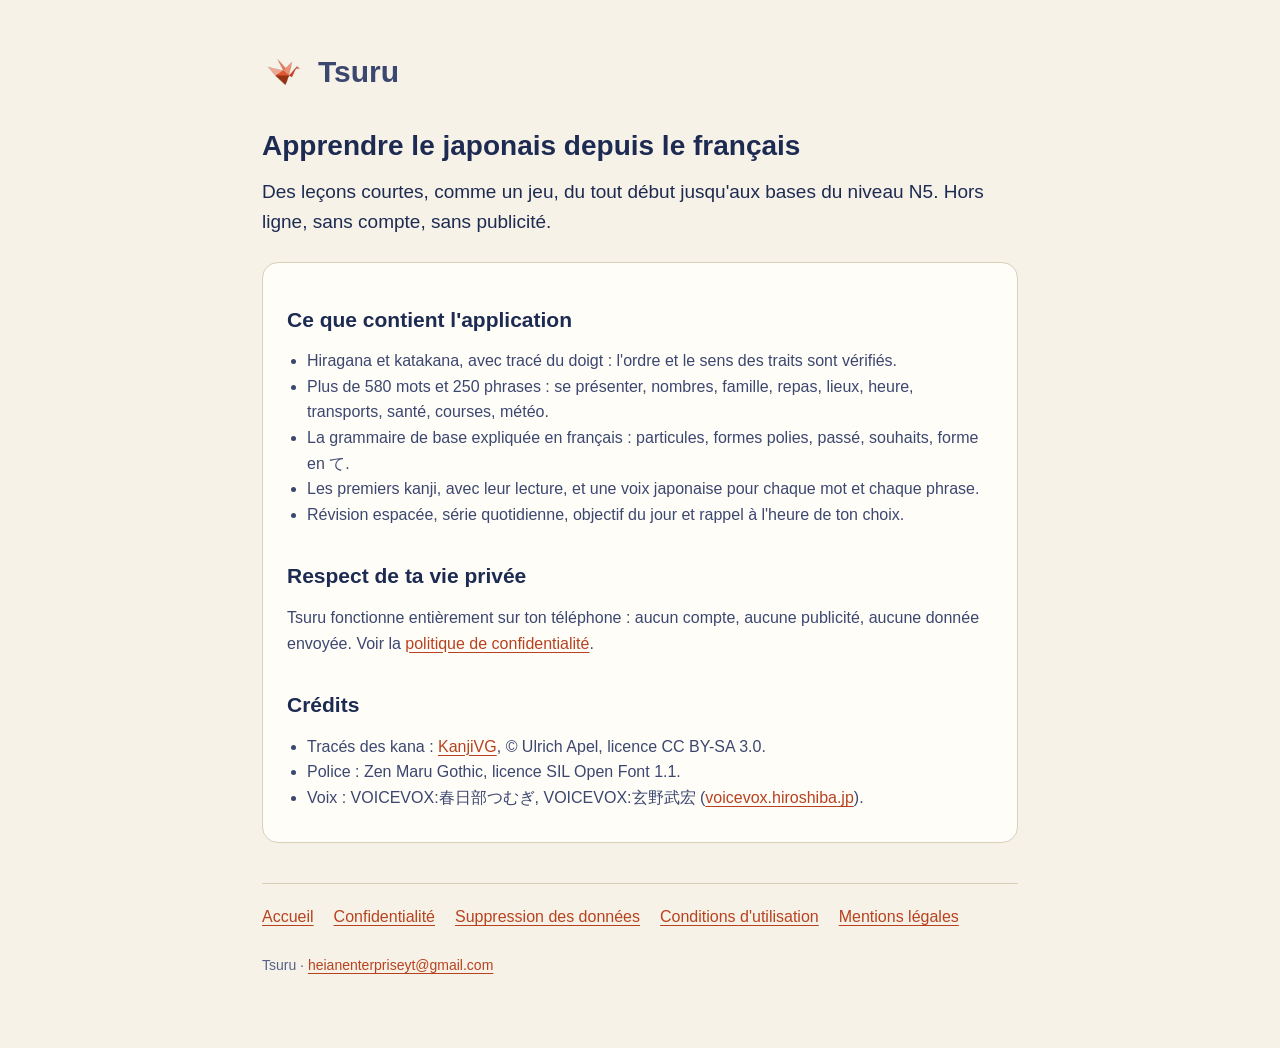
<file: index.html>
<!DOCTYPE html>
<html lang="fr">
<head>
  <meta charset="utf-8" />
  <meta name="viewport" content="width=device-width, initial-scale=1" />
  <meta name="tdm-reservation" content="1" />
  <title>Tsuru — Apprendre le japonais depuis le français</title>
  <meta name="description" content="Tsuru : apprendre le japonais depuis le français, hors ligne, sans compte et sans publicité. Hiragana, katakana, vocabulaire, grammaire et premiers kanji." />
  <link rel="icon" type="image/png" href="icone.png" />
  <link rel="stylesheet" href="legal.css" />
</head>
<body>
  <main class="wrap">
    <header>
      <p class="logo"><a href="./"><img src="icone.png" alt="" width="44" height="44" />Tsuru</a></p>
      <h1 class="title">Apprendre le japonais depuis le français</h1>
      <p class="lead">Des leçons courtes, comme un jeu, du tout début jusqu'aux bases du niveau N5. Hors ligne, sans compte, sans publicité.</p>
    </header>

    <section class="card">
      <h2>Ce que contient l'application</h2>
      <ul>
        <li>Hiragana et katakana, avec tracé du doigt : l'ordre et le sens des traits sont vérifiés.</li>
        <li>Plus de 580 mots et 250 phrases : se présenter, nombres, famille, repas, lieux, heure, transports, santé, courses, météo.</li>
        <li>La grammaire de base expliquée en français : particules, formes polies, passé, souhaits, forme en て.</li>
        <li>Les premiers kanji, avec leur lecture, et une voix japonaise pour chaque mot et chaque phrase.</li>
        <li>Révision espacée, série quotidienne, objectif du jour et rappel à l'heure de ton choix.</li>
      </ul>

      <h2>Respect de ta vie privée</h2>
      <p>
        Tsuru fonctionne entièrement sur ton téléphone : aucun compte, aucune publicité, aucune donnée envoyée.
        Voir la <a href="confidentialite.html">politique de confidentialité</a>.
      </p>

      <h2>Crédits</h2>
      <ul>
        <li>Tracés des kana : <a href="https://kanjivg.tagaini.net">KanjiVG</a>, © Ulrich Apel, licence CC BY-SA 3.0.</li>
        <li>Police : Zen Maru Gothic, licence SIL Open Font 1.1.</li>
        <li>Voix : VOICEVOX:春日部つむぎ, VOICEVOX:玄野武宏 (<a href="https://voicevox.hiroshiba.jp/">voicevox.hiroshiba.jp</a>).</li>
      </ul>
    </section>

    <nav class="legal-nav" aria-label="Pages légales">
      <a href="./">Accueil</a>
      <a href="confidentialite.html">Confidentialité</a>
      <a href="suppression-donnees.html">Suppression des données</a>
      <a href="cgu.html">Conditions d'utilisation</a>
      <a href="mentions-legales.html">Mentions légales</a>
    </nav>
    <footer>Tsuru · <a href="mailto:heianenterpriseyt@gmail.com">heianenterpriseyt@gmail.com</a></footer>
  </main>
</body>
</html>
</file>
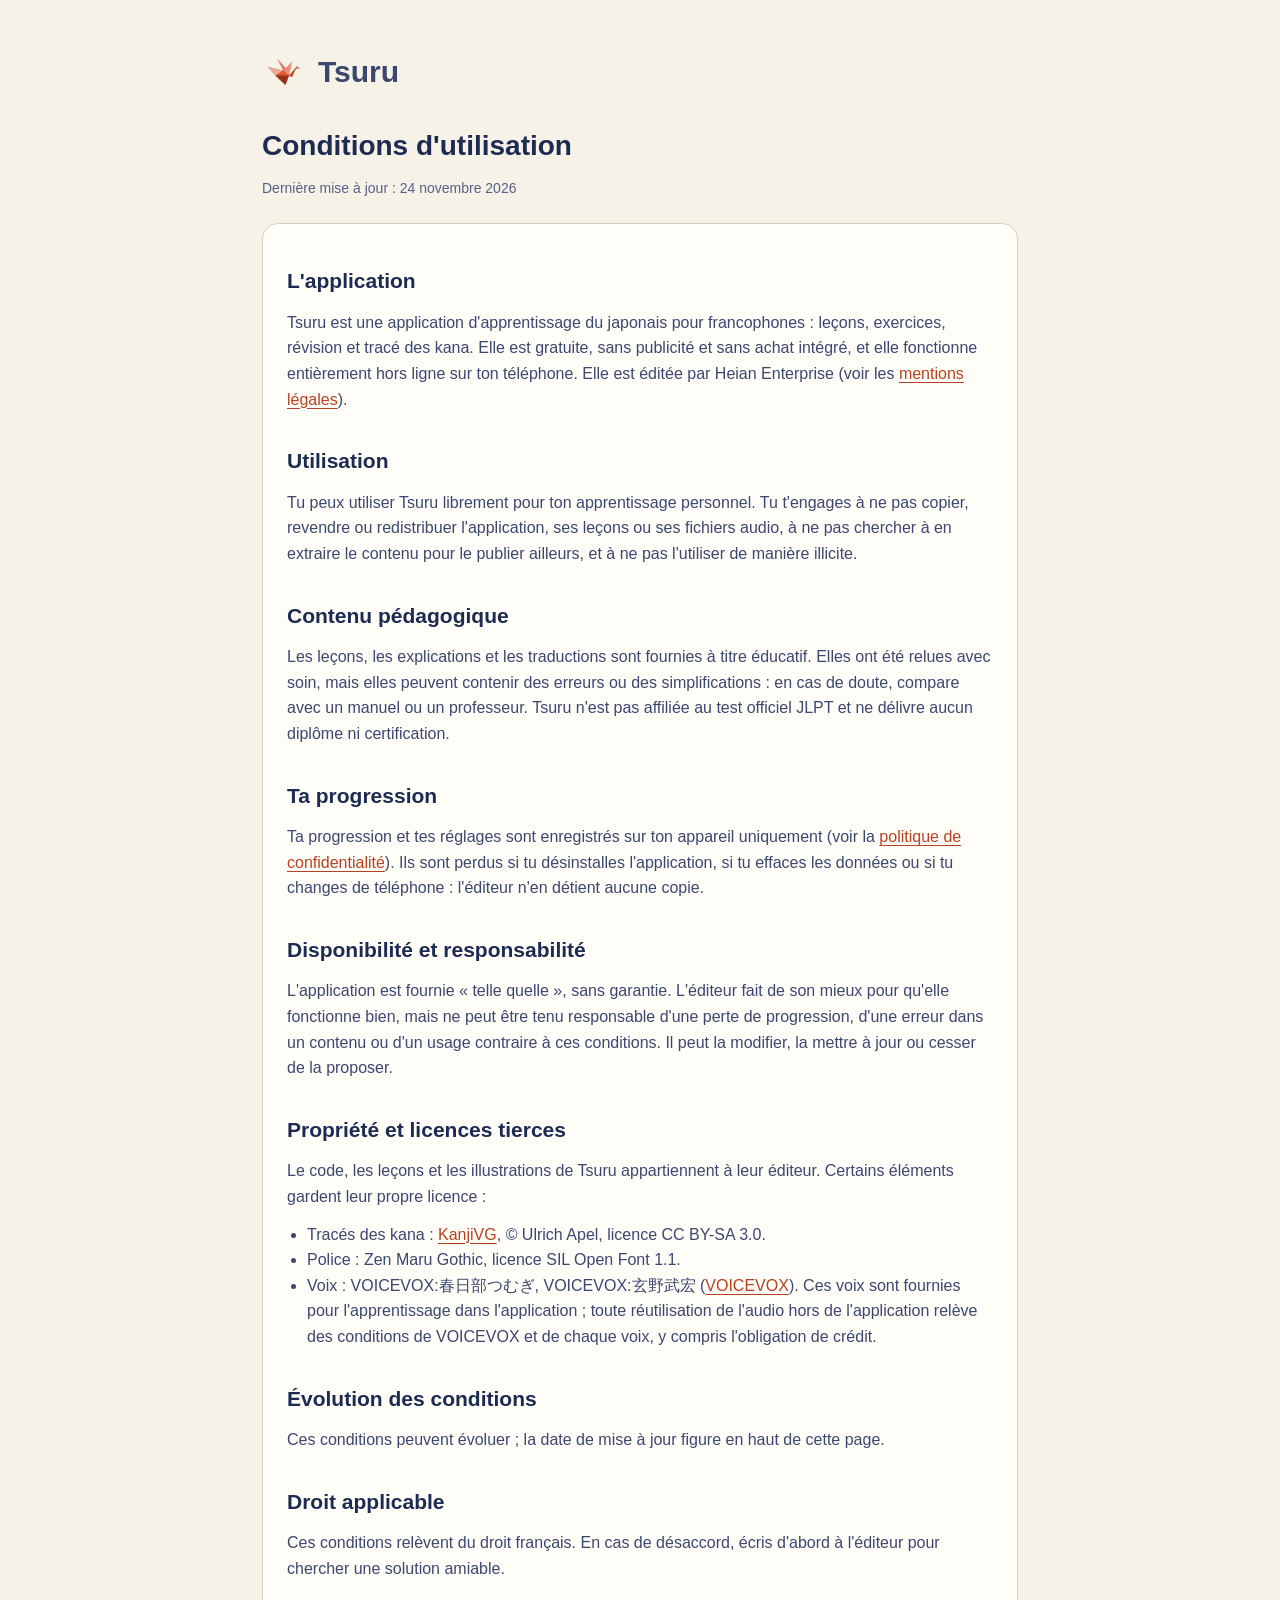
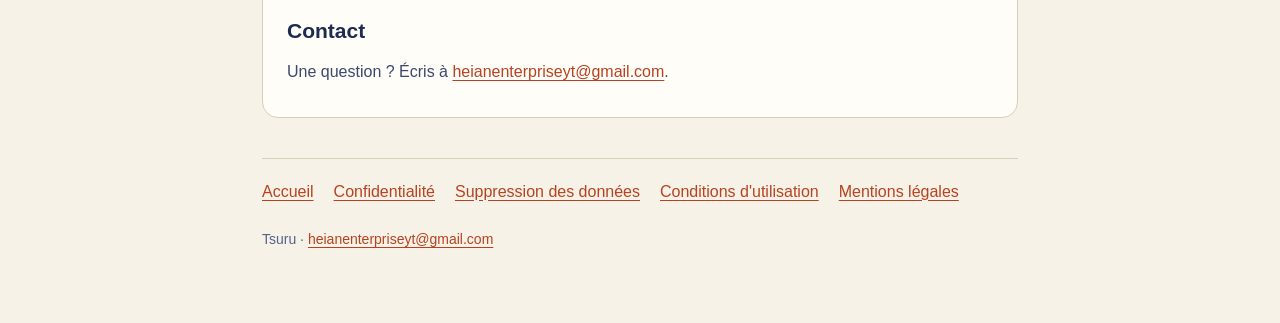
<file: cgu.html>
<!DOCTYPE html>
<html lang="fr">
<head>
  <meta charset="utf-8" />
  <meta name="viewport" content="width=device-width, initial-scale=1" />
  <meta name="tdm-reservation" content="1" />
  <title>Tsuru — Conditions d'utilisation</title>
  <meta name="description" content="Conditions d'utilisation de l'application Tsuru." />
  <link rel="icon" type="image/png" href="icone.png" />
  <link rel="stylesheet" href="legal.css" />
</head>
<body>
  <main class="wrap">
    <header>
      <p class="logo"><a href="./"><img src="icone.png" alt="" width="44" height="44" />Tsuru</a></p>
      <h1 class="title">Conditions d'utilisation</h1>
      <p class="updated">Dernière mise à jour : 24 novembre 2026</p>
    </header>

    <section class="card">
      <h2>L'application</h2>
      <p>
        Tsuru est une application d'apprentissage du japonais pour francophones : leçons, exercices,
        révision et tracé des kana. Elle est gratuite, sans publicité et sans achat intégré, et elle
        fonctionne entièrement hors ligne sur ton téléphone. Elle est éditée par Heian Enterprise (voir les
        <a href="mentions-legales.html">mentions légales</a>).
      </p>

      <h2>Utilisation</h2>
      <p>
        Tu peux utiliser Tsuru librement pour ton apprentissage personnel. Tu t'engages à ne pas copier,
        revendre ou redistribuer l'application, ses leçons ou ses fichiers audio, à ne pas chercher à en
        extraire le contenu pour le publier ailleurs, et à ne pas l'utiliser de manière illicite.
      </p>

      <h2>Contenu pédagogique</h2>
      <p>
        Les leçons, les explications et les traductions sont fournies à titre éducatif. Elles ont été relues
        avec soin, mais elles peuvent contenir des erreurs ou des simplifications : en cas de doute,
        compare avec un manuel ou un professeur. Tsuru n'est pas affiliée au test officiel JLPT et ne délivre
        aucun diplôme ni certification.
      </p>

      <h2>Ta progression</h2>
      <p>
        Ta progression et tes réglages sont enregistrés sur ton appareil uniquement (voir la
        <a href="confidentialite.html">politique de confidentialité</a>). Ils sont perdus si tu désinstalles
        l'application, si tu effaces les données ou si tu changes de téléphone : l'éditeur n'en détient aucune copie.
      </p>

      <h2>Disponibilité et responsabilité</h2>
      <p>
        L'application est fournie « telle quelle », sans garantie. L'éditeur fait de son mieux pour qu'elle
        fonctionne bien, mais ne peut être tenu responsable d'une perte de progression, d'une erreur dans un
        contenu ou d'un usage contraire à ces conditions. Il peut la modifier, la mettre à jour ou cesser de la
        proposer.
      </p>

      <h2>Propriété et licences tierces</h2>
      <p>
        Le code, les leçons et les illustrations de Tsuru appartiennent à leur éditeur. Certains éléments
        gardent leur propre licence :
      </p>
      <ul>
        <li>Tracés des kana : <a href="https://kanjivg.tagaini.net">KanjiVG</a>, © Ulrich Apel, licence CC BY-SA 3.0.</li>
        <li>Police : Zen Maru Gothic, licence SIL Open Font 1.1.</li>
        <li>
          Voix : VOICEVOX:春日部つむぎ, VOICEVOX:玄野武宏
          (<a href="https://voicevox.hiroshiba.jp/">VOICEVOX</a>). Ces voix sont fournies pour l'apprentissage
          dans l'application ; toute réutilisation de l'audio hors de l'application relève des conditions de
          VOICEVOX et de chaque voix, y compris l'obligation de crédit.
        </li>
      </ul>

      <h2>Évolution des conditions</h2>
      <p>Ces conditions peuvent évoluer ; la date de mise à jour figure en haut de cette page.</p>

      <h2>Droit applicable</h2>
      <p>
        Ces conditions relèvent du droit français. En cas de désaccord, écris d'abord à l'éditeur pour chercher
        une solution amiable.
      </p>

      <h2>Contact</h2>
      <p>
        Une question ? Écris à
        <a href="mailto:heianenterpriseyt@gmail.com">heianenterpriseyt@gmail.com</a>.
      </p>
    </section>

    <nav class="legal-nav" aria-label="Pages légales">
      <a href="./">Accueil</a>
      <a href="confidentialite.html">Confidentialité</a>
      <a href="suppression-donnees.html">Suppression des données</a>
      <a href="cgu.html">Conditions d'utilisation</a>
      <a href="mentions-legales.html">Mentions légales</a>
    </nav>
    <footer>Tsuru · <a href="mailto:heianenterpriseyt@gmail.com">heianenterpriseyt@gmail.com</a></footer>
  </main>
</body>
</html>
</file>
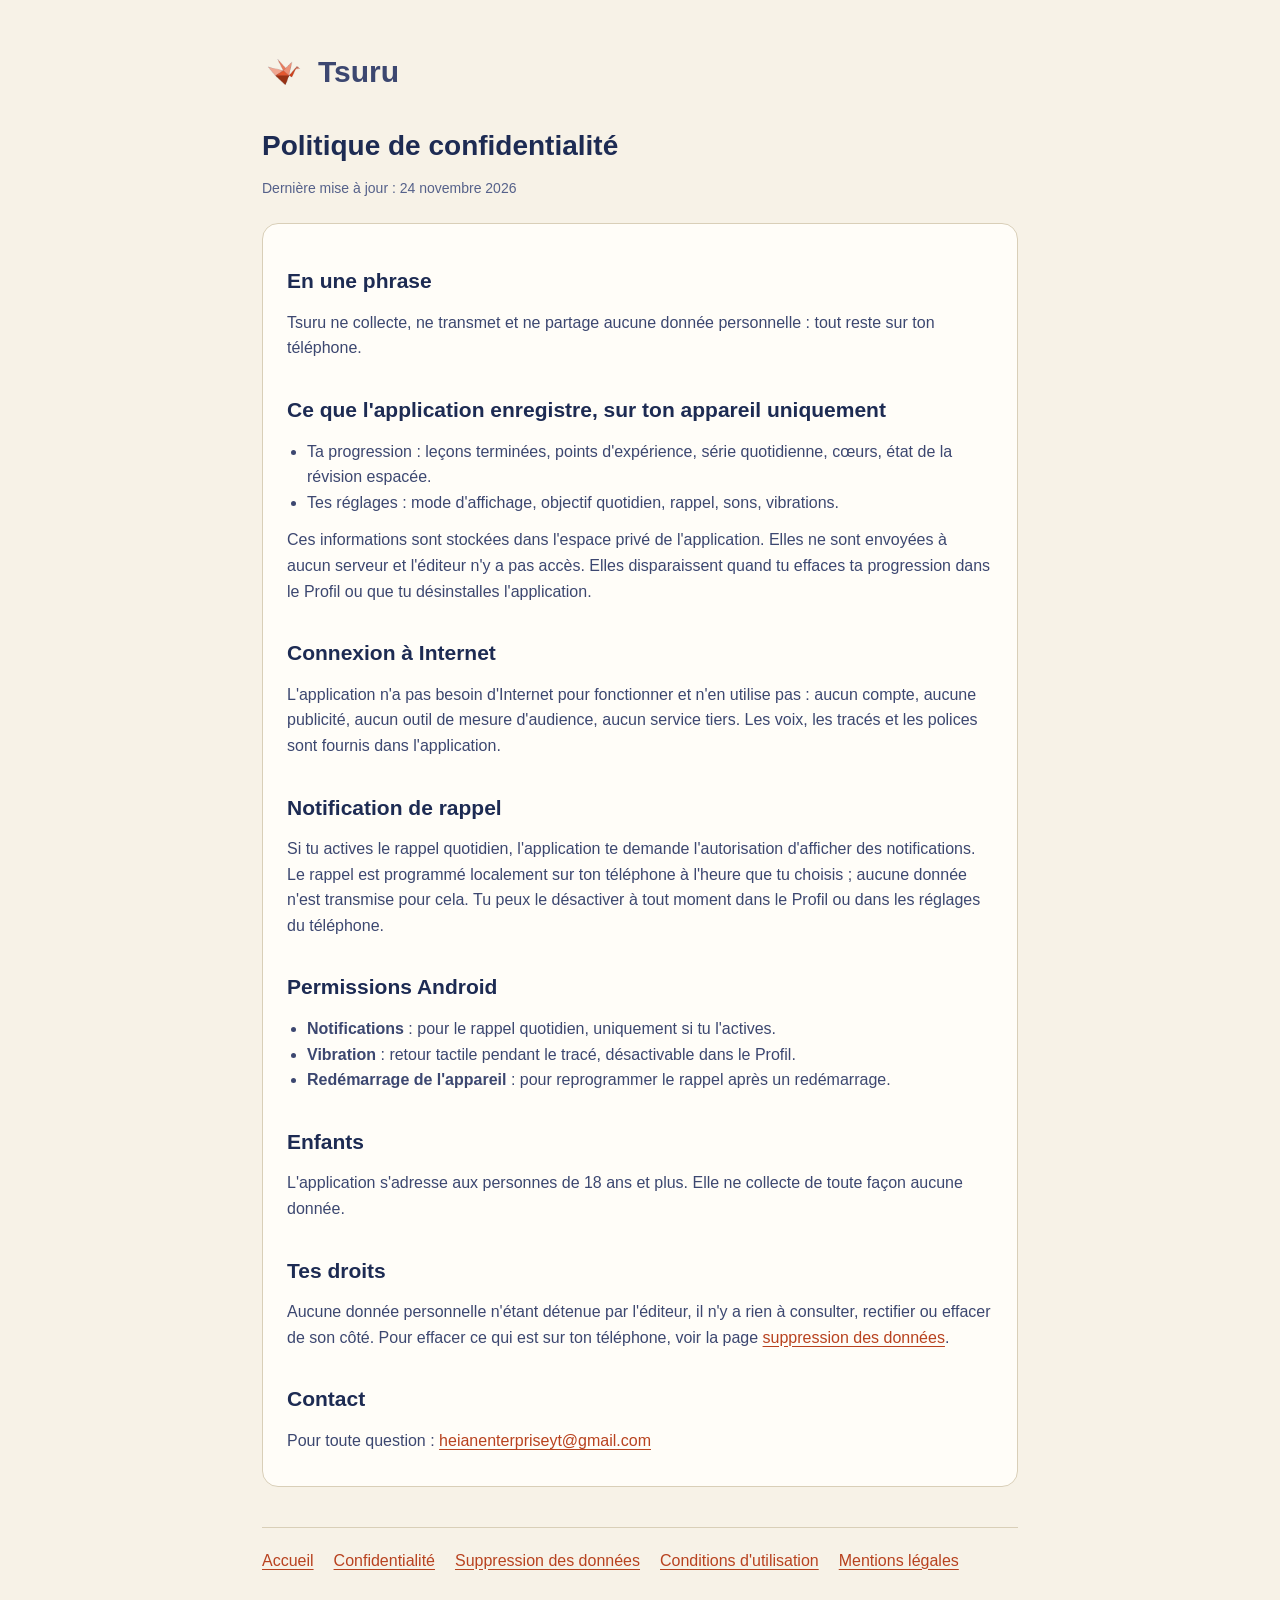
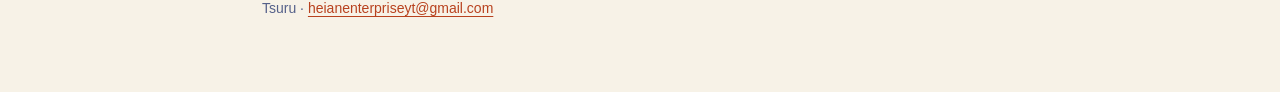
<file: confidentialite.html>
<!DOCTYPE html>
<html lang="fr">
<head>
  <meta charset="utf-8" />
  <meta name="viewport" content="width=device-width, initial-scale=1" />
  <meta name="tdm-reservation" content="1" />
  <title>Tsuru — Politique de confidentialité</title>
  <meta name="description" content="Politique de confidentialité de Tsuru : aucune donnée collectée ni transmise." />
  <link rel="icon" type="image/png" href="icone.png" />
  <link rel="stylesheet" href="legal.css" />
</head>
<body>
  <main class="wrap">
    <header>
      <p class="logo"><a href="./"><img src="icone.png" alt="" width="44" height="44" />Tsuru</a></p>
      <h1 class="title">Politique de confidentialité</h1>
      <p class="updated">Dernière mise à jour : 24 novembre 2026</p>
    </header>

    <section class="card">
      <h2>En une phrase</h2>
      <p>Tsuru ne collecte, ne transmet et ne partage aucune donnée personnelle : tout reste sur ton téléphone.</p>

      <h2>Ce que l'application enregistre, sur ton appareil uniquement</h2>
      <ul>
        <li>Ta progression : leçons terminées, points d'expérience, série quotidienne, cœurs, état de la révision espacée.</li>
        <li>Tes réglages : mode d'affichage, objectif quotidien, rappel, sons, vibrations.</li>
      </ul>
      <p>
        Ces informations sont stockées dans l'espace privé de l'application. Elles ne sont envoyées à aucun serveur
        et l'éditeur n'y a pas accès. Elles disparaissent quand tu effaces ta progression dans le Profil ou que tu
        désinstalles l'application.
      </p>

      <h2>Connexion à Internet</h2>
      <p>
        L'application n'a pas besoin d'Internet pour fonctionner et n'en utilise pas : aucun compte, aucune publicité,
        aucun outil de mesure d'audience, aucun service tiers. Les voix, les tracés et les polices sont fournis dans
        l'application.
      </p>

      <h2>Notification de rappel</h2>
      <p>
        Si tu actives le rappel quotidien, l'application te demande l'autorisation d'afficher des notifications. Le
        rappel est programmé localement sur ton téléphone à l'heure que tu choisis ; aucune donnée n'est transmise
        pour cela. Tu peux le désactiver à tout moment dans le Profil ou dans les réglages du téléphone.
      </p>

      <h2>Permissions Android</h2>
      <ul>
        <li><strong>Notifications</strong> : pour le rappel quotidien, uniquement si tu l'actives.</li>
        <li><strong>Vibration</strong> : retour tactile pendant le tracé, désactivable dans le Profil.</li>
        <li><strong>Redémarrage de l'appareil</strong> : pour reprogrammer le rappel après un redémarrage.</li>
      </ul>

      <h2>Enfants</h2>
      <p>L'application s'adresse aux personnes de 18 ans et plus. Elle ne collecte de toute façon aucune donnée.</p>

      <h2>Tes droits</h2>
      <p>
        Aucune donnée personnelle n'étant détenue par l'éditeur, il n'y a rien à consulter, rectifier ou effacer de son
        côté. Pour effacer ce qui est sur ton téléphone, voir la page
        <a href="suppression-donnees.html">suppression des données</a>.
      </p>

      <h2>Contact</h2>
      <p>Pour toute question : <a href="mailto:heianenterpriseyt@gmail.com">heianenterpriseyt@gmail.com</a></p>
    </section>

    <nav class="legal-nav" aria-label="Pages légales">
      <a href="./">Accueil</a>
      <a href="confidentialite.html">Confidentialité</a>
      <a href="suppression-donnees.html">Suppression des données</a>
      <a href="cgu.html">Conditions d'utilisation</a>
      <a href="mentions-legales.html">Mentions légales</a>
    </nav>
    <footer>Tsuru · <a href="mailto:heianenterpriseyt@gmail.com">heianenterpriseyt@gmail.com</a></footer>
  </main>
</body>
</html>
</file>
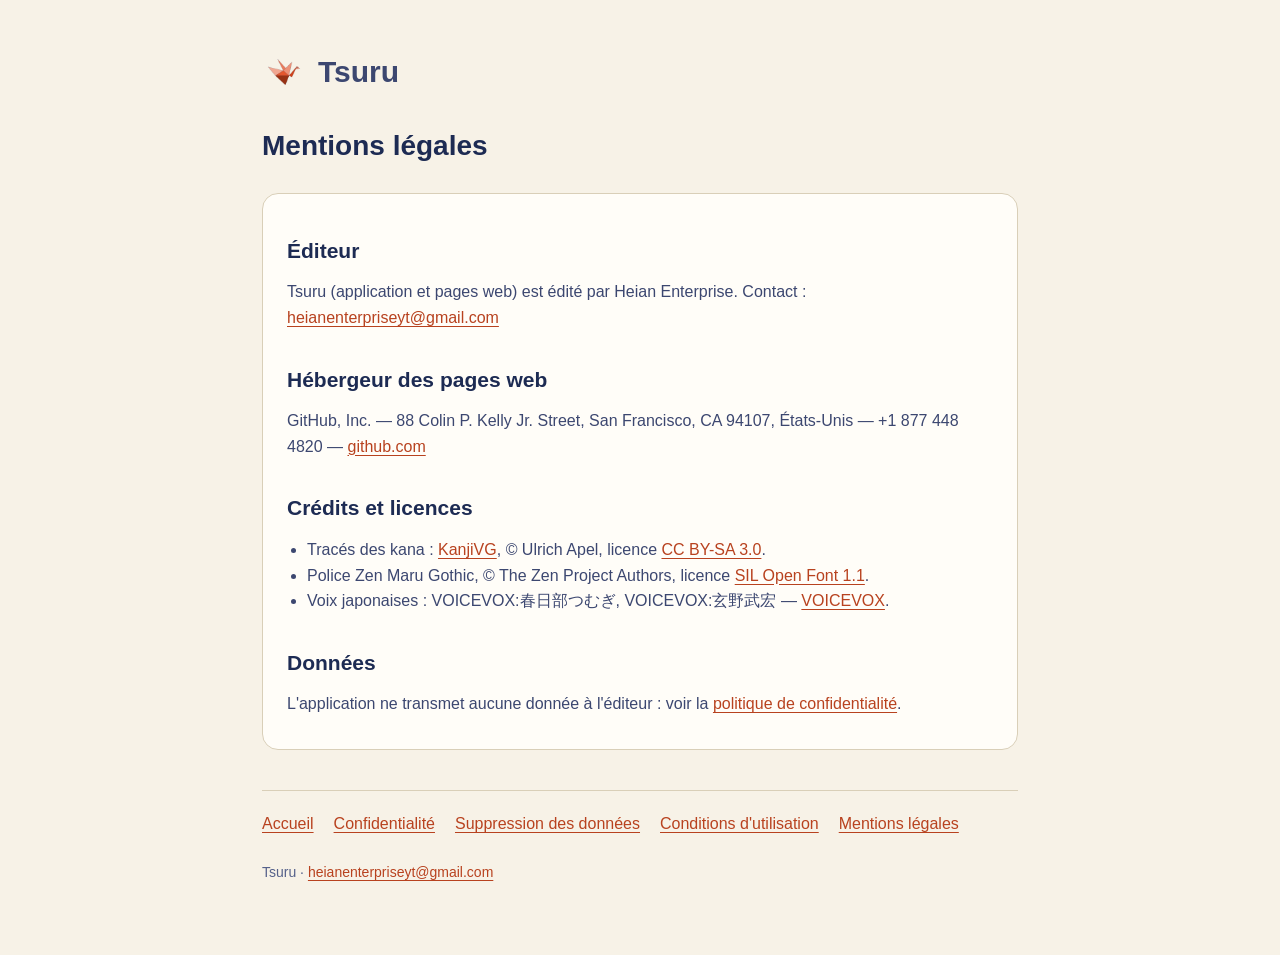
<file: mentions-legales.html>
<!DOCTYPE html>
<html lang="fr">
<head>
  <meta charset="utf-8" />
  <meta name="viewport" content="width=device-width, initial-scale=1" />
  <meta name="tdm-reservation" content="1" />
  <title>Tsuru — Mentions légales</title>
  <meta name="description" content="Mentions légales de Tsuru." />
  <link rel="icon" type="image/png" href="icone.png" />
  <link rel="stylesheet" href="legal.css" />
</head>
<body>
  <main class="wrap">
    <header>
      <p class="logo"><a href="./"><img src="icone.png" alt="" width="44" height="44" />Tsuru</a></p>
      <h1 class="title">Mentions légales</h1>
    </header>

    <section class="card">
      <h2>Éditeur</h2>
      <p>
        Tsuru (application et pages web) est édité par Heian Enterprise.
        Contact : <a href="mailto:heianenterpriseyt@gmail.com">heianenterpriseyt@gmail.com</a>
      </p>

      <h2>Hébergeur des pages web</h2>
      <p>
        GitHub, Inc. — 88 Colin P. Kelly Jr. Street, San Francisco, CA 94107, États-Unis —
        +1 877 448 4820 — <a href="https://github.com">github.com</a>
      </p>

      <h2>Crédits et licences</h2>
      <ul>
        <li>Tracés des kana : <a href="https://kanjivg.tagaini.net">KanjiVG</a>, © Ulrich Apel, licence <a href="https://creativecommons.org/licenses/by-sa/3.0/deed.fr">CC BY-SA 3.0</a>.</li>
        <li>Police Zen Maru Gothic, © The Zen Project Authors, licence <a href="https://openfontlicense.org">SIL Open Font 1.1</a>.</li>
        <li>Voix japonaises : VOICEVOX:春日部つむぎ, VOICEVOX:玄野武宏 — <a href="https://voicevox.hiroshiba.jp/">VOICEVOX</a>.</li>
      </ul>

      <h2>Données</h2>
      <p>
        L'application ne transmet aucune donnée à l'éditeur : voir la
        <a href="confidentialite.html">politique de confidentialité</a>.
      </p>
    </section>

    <nav class="legal-nav" aria-label="Pages légales">
      <a href="./">Accueil</a>
      <a href="confidentialite.html">Confidentialité</a>
      <a href="suppression-donnees.html">Suppression des données</a>
      <a href="cgu.html">Conditions d'utilisation</a>
      <a href="mentions-legales.html">Mentions légales</a>
    </nav>
    <footer>Tsuru · <a href="mailto:heianenterpriseyt@gmail.com">heianenterpriseyt@gmail.com</a></footer>
  </main>
</body>
</html>
</file>
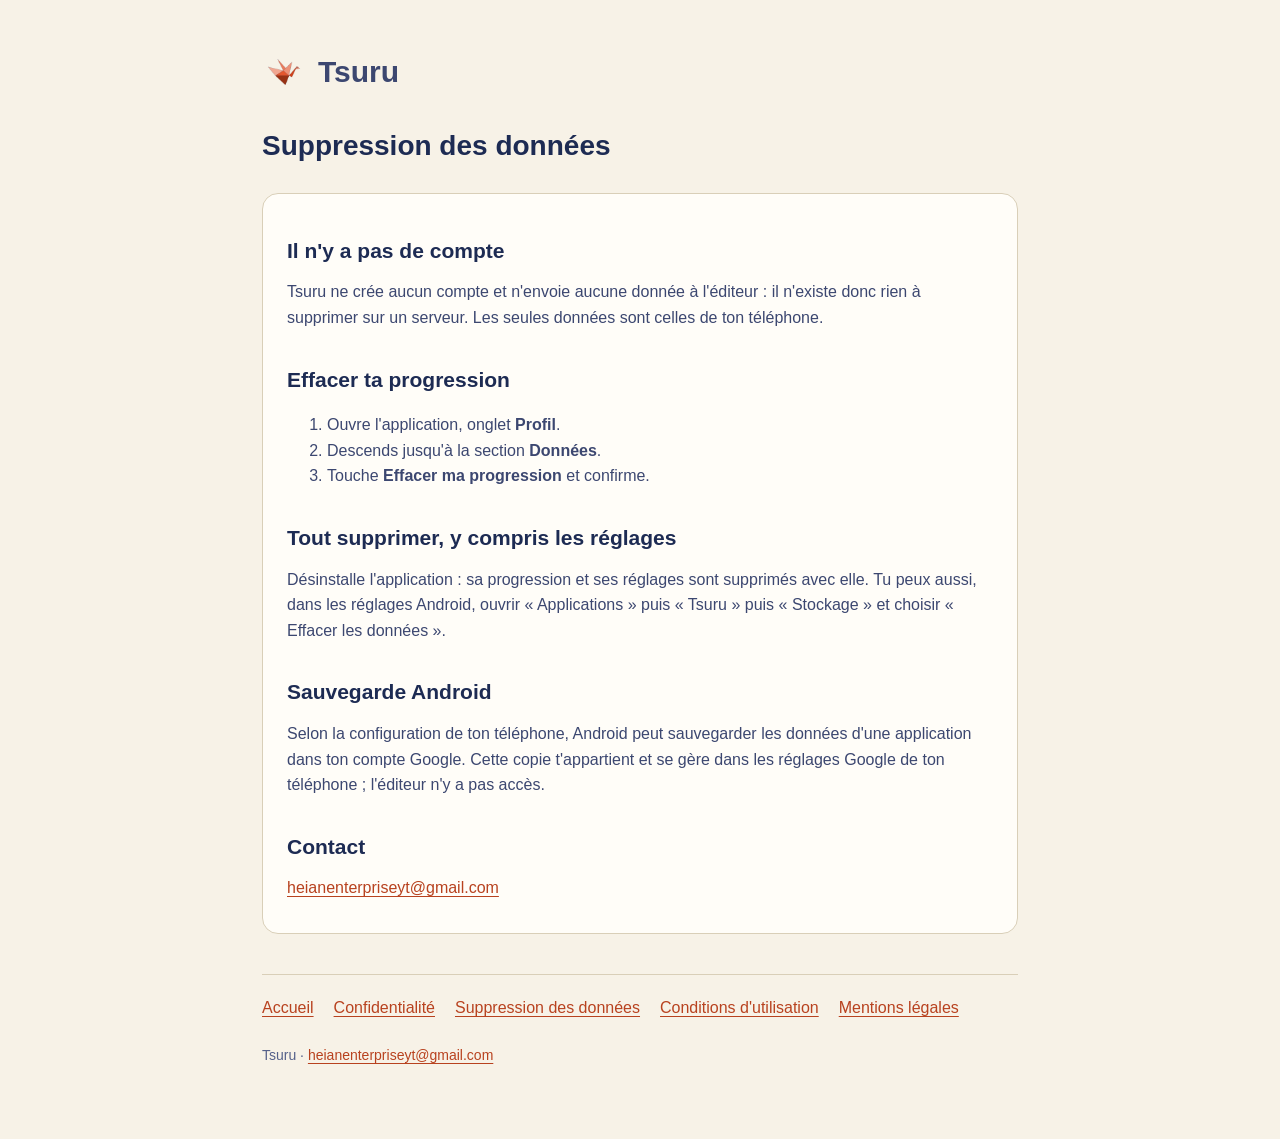
<file: suppression-donnees.html>
<!DOCTYPE html>
<html lang="fr">
<head>
  <meta charset="utf-8" />
  <meta name="viewport" content="width=device-width, initial-scale=1" />
  <meta name="tdm-reservation" content="1" />
  <title>Tsuru — Suppression des données</title>
  <meta name="description" content="Comment effacer la progression et les réglages de Tsuru." />
  <link rel="icon" type="image/png" href="icone.png" />
  <link rel="stylesheet" href="legal.css" />
</head>
<body>
  <main class="wrap">
    <header>
      <p class="logo"><a href="./"><img src="icone.png" alt="" width="44" height="44" />Tsuru</a></p>
      <h1 class="title">Suppression des données</h1>
    </header>

    <section class="card">
      <h2>Il n'y a pas de compte</h2>
      <p>
        Tsuru ne crée aucun compte et n'envoie aucune donnée à l'éditeur : il n'existe donc rien à supprimer
        sur un serveur. Les seules données sont celles de ton téléphone.
      </p>

      <h2>Effacer ta progression</h2>
      <ol>
        <li>Ouvre l'application, onglet <strong>Profil</strong>.</li>
        <li>Descends jusqu'à la section <strong>Données</strong>.</li>
        <li>Touche <strong>Effacer ma progression</strong> et confirme.</li>
      </ol>

      <h2>Tout supprimer, y compris les réglages</h2>
      <p>
        Désinstalle l'application : sa progression et ses réglages sont supprimés avec elle. Tu peux aussi, dans les
        réglages Android, ouvrir « Applications » puis « Tsuru » puis « Stockage » et choisir « Effacer les données ».
      </p>

      <h2>Sauvegarde Android</h2>
      <p>
        Selon la configuration de ton téléphone, Android peut sauvegarder les données d'une application dans ton
        compte Google. Cette copie t'appartient et se gère dans les réglages Google de ton téléphone ; l'éditeur
        n'y a pas accès.
      </p>

      <h2>Contact</h2>
      <p><a href="mailto:heianenterpriseyt@gmail.com">heianenterpriseyt@gmail.com</a></p>
    </section>

    <nav class="legal-nav" aria-label="Pages légales">
      <a href="./">Accueil</a>
      <a href="confidentialite.html">Confidentialité</a>
      <a href="suppression-donnees.html">Suppression des données</a>
      <a href="cgu.html">Conditions d'utilisation</a>
      <a href="mentions-legales.html">Mentions légales</a>
    </nav>
    <footer>Tsuru · <a href="mailto:heianenterpriseyt@gmail.com">heianenterpriseyt@gmail.com</a></footer>
  </main>
</body>
</html>
</file>
<file: legal.css>
/* Feuille commune du site de Tsuru. Fichier externe : aucune page ne porte de style ni de script en ligne. */
:root {
  --bg: #f7f2e7;
  --paper: #fffdf8;
  --text: #1d2b53;
  --muted: #3c4770;
  --faint: #55618a;
  --accent: #b8421f;
  --card: #fffdf8;
  --border: #d9cfb8;
}
* { box-sizing: border-box; }
html { -webkit-text-size-adjust: 100%; }
body {
  margin: 0;
  font-family: -apple-system, BlinkMacSystemFont, "Segoe UI", Roboto, Helvetica, Arial, sans-serif;
  color: var(--text);
  background: var(--bg);
  line-height: 1.6;
}
.wrap { max-width: 800px; margin: 0 auto; padding: 48px 22px 72px; }
.logo { display: flex; align-items: center; gap: 12px; font-size: 30px; font-weight: 700; margin: 0; }
.logo a { color: inherit; text-decoration: none; display: flex; align-items: center; gap: 12px; }
.logo img { width: 44px; height: 44px; border-radius: 10px; }
.updated { color: var(--faint); font-size: 14px; margin: 6px 0 0; }
h1.title { font-size: 28px; font-weight: 700; margin: 28px 0 8px; }
h2 { font-size: 21px; font-weight: 700; margin: 32px 0 12px; }
p, li { color: var(--muted); }
p { margin: 0 0 12px; }
ul { margin: 0 0 12px; padding-left: 20px; }
a { color: var(--accent); text-underline-offset: 3px; }
a:focus-visible { outline: 3px solid var(--accent); outline-offset: 2px; }
.card {
  background: var(--card);
  border: 1px solid var(--border);
  border-radius: 16px;
  padding: 8px 24px 20px;
  margin-top: 24px;
}
.lead { font-size: 19px; color: var(--text); }
.legal-nav { display: flex; flex-wrap: wrap; gap: 8px 20px; margin-top: 40px; padding-top: 20px; border-top: 1px solid var(--border); }
footer { margin-top: 24px; color: var(--faint); font-size: 14px; }
</file>
